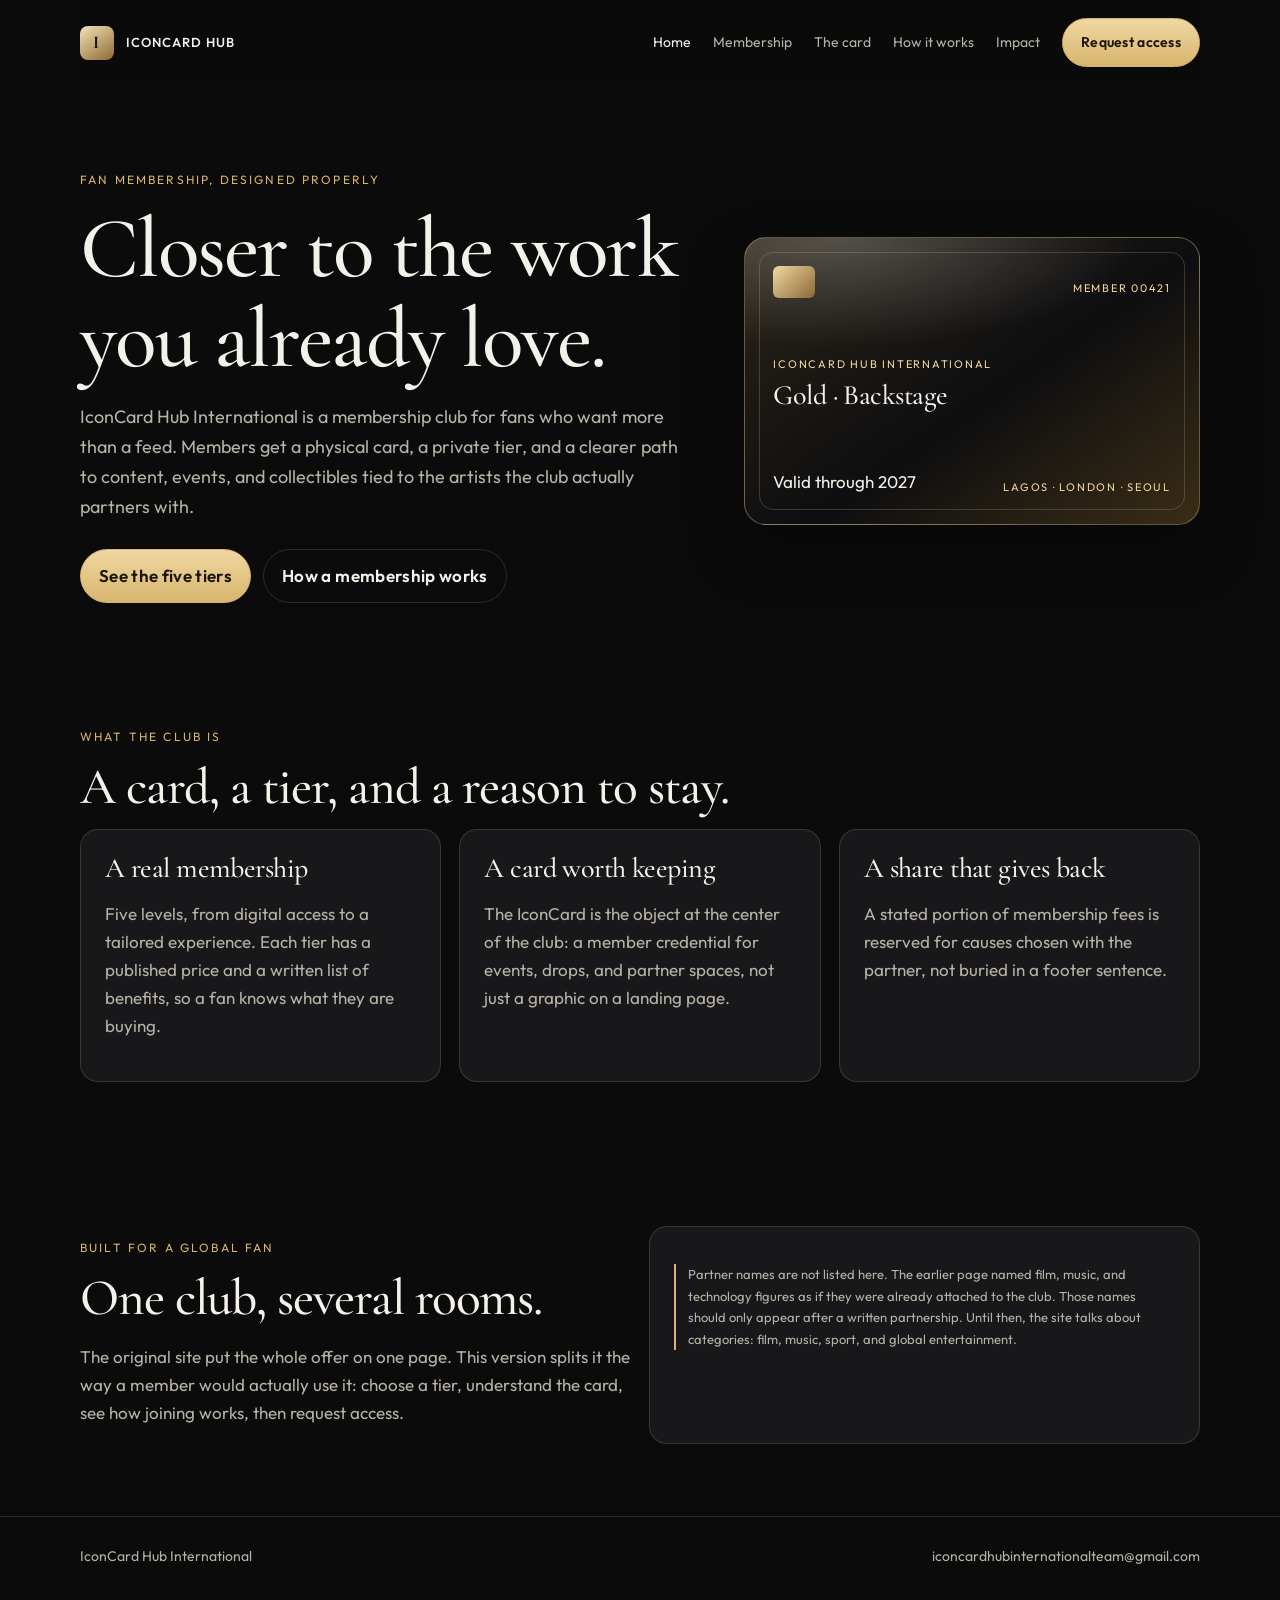
<file: index.html>
<!DOCTYPE html>
<html lang="en">
<head>
  <meta charset="UTF-8">
  <meta name="viewport" content="width=device-width, initial-scale=1.0">
  <title>IconCard Hub International</title>
  <meta name="description" content="IconCard Hub International is a membership club for fans who want closer, better-designed access to the artists and public figures they follow.">
  <link rel="preconnect" href="https://fonts.googleapis.com">
  <link href="https://fonts.googleapis.com/css2?family=Cormorant+Garamond:wght@500;600&family=Outfit:wght@360;500;600&display=swap" rel="stylesheet">
  <link rel="stylesheet" href="css/styles.css">
</head>
<body>
  <div class="wrap">
    <header class="nav">
      <a class="brand" href="index.html"><span class="mark">I</span> IconCard Hub</a>
      <button class="menu-btn" type="button" aria-label="Open menu">Menu</button>
      <nav class="links">
        <a class="active" href="index.html">Home</a>
        <a href="membership.html">Membership</a>
        <a href="card.html">The card</a>
        <a href="how-it-works.html">How it works</a>
        <a href="impact.html">Impact</a>
        <a class="btn" href="apply.html">Request access</a>
      </nav>
    </header>
    <section class="hero">
      <div>
        <p class="kicker">Fan membership, designed properly</p>
        <h1>Closer to the work you already love.</h1>
        <p class="lede">IconCard Hub International is a membership club for fans who want more than a feed. Members get a physical card, a private tier, and a clearer path to content, events, and collectibles tied to the artists the club actually partners with.</p>
        <div class="actions">
          <a class="btn" href="membership.html">See the five tiers</a>
          <a class="btn ghost" href="how-it-works.html">How a membership works</a>
        </div>
      </div>
      <div class="card-visual" aria-hidden="true">
        <div class="card-top">
          <div class="chip"></div>
          <span class="tiny">Member 00421</span>
        </div>
        <div>
          <div class="tiny">IconCard Hub International</div>
          <h3 style="margin:8px 0 0">Gold · Backstage</h3>
        </div>
        <div class="card-bottom">
          <span>Valid through 2027</span>
          <span class="tiny">Lagos · London · Seoul</span>
        </div>
      </div>
    </section>
    <section class="section">
      <p class="kicker">What the club is</p>
      <h2>A card, a tier, and a reason to stay.</h2>
      <div class="grid-3">
        <article class="panel">
          <h3>A real membership</h3>
          <p class="muted">Five levels, from digital access to a tailored experience. Each tier has a published price and a written list of benefits, so a fan knows what they are buying.</p>
        </article>
        <article class="panel">
          <h3>A card worth keeping</h3>
          <p class="muted">The IconCard is the object at the center of the club: a member credential for events, drops, and partner spaces, not just a graphic on a landing page.</p>
        </article>
        <article class="panel">
          <h3>A share that gives back</h3>
          <p class="muted">A stated portion of membership fees is reserved for causes chosen with the partner, not buried in a footer sentence.</p>
        </article>
      </div>
    </section>
    <section class="section">
      <div class="grid-2">
        <div>
          <p class="kicker">Built for a global fan</p>
          <h2>One club, several rooms.</h2>
          <p class="muted">The original site put the whole offer on one page. This version splits it the way a member would actually use it: choose a tier, understand the card, see how joining works, then request access.</p>
        </div>
        <div class="panel">
          <p class="note">Partner names are not listed here. The earlier page named film, music, and technology figures as if they were already attached to the club. Those names should only appear after a written partnership. Until then, the site talks about categories: film, music, sport, and global entertainment.</p>
        </div>
      </div>
    </section>
  </div>
  <footer>
    <div class="wrap footer-row">
      <span>IconCard Hub International</span>
      <span>iconcardhubinternationalteam@gmail.com</span>
    </div>
  </footer>
  <script src="js/main.js"></script>
</body>
</html>
</file>
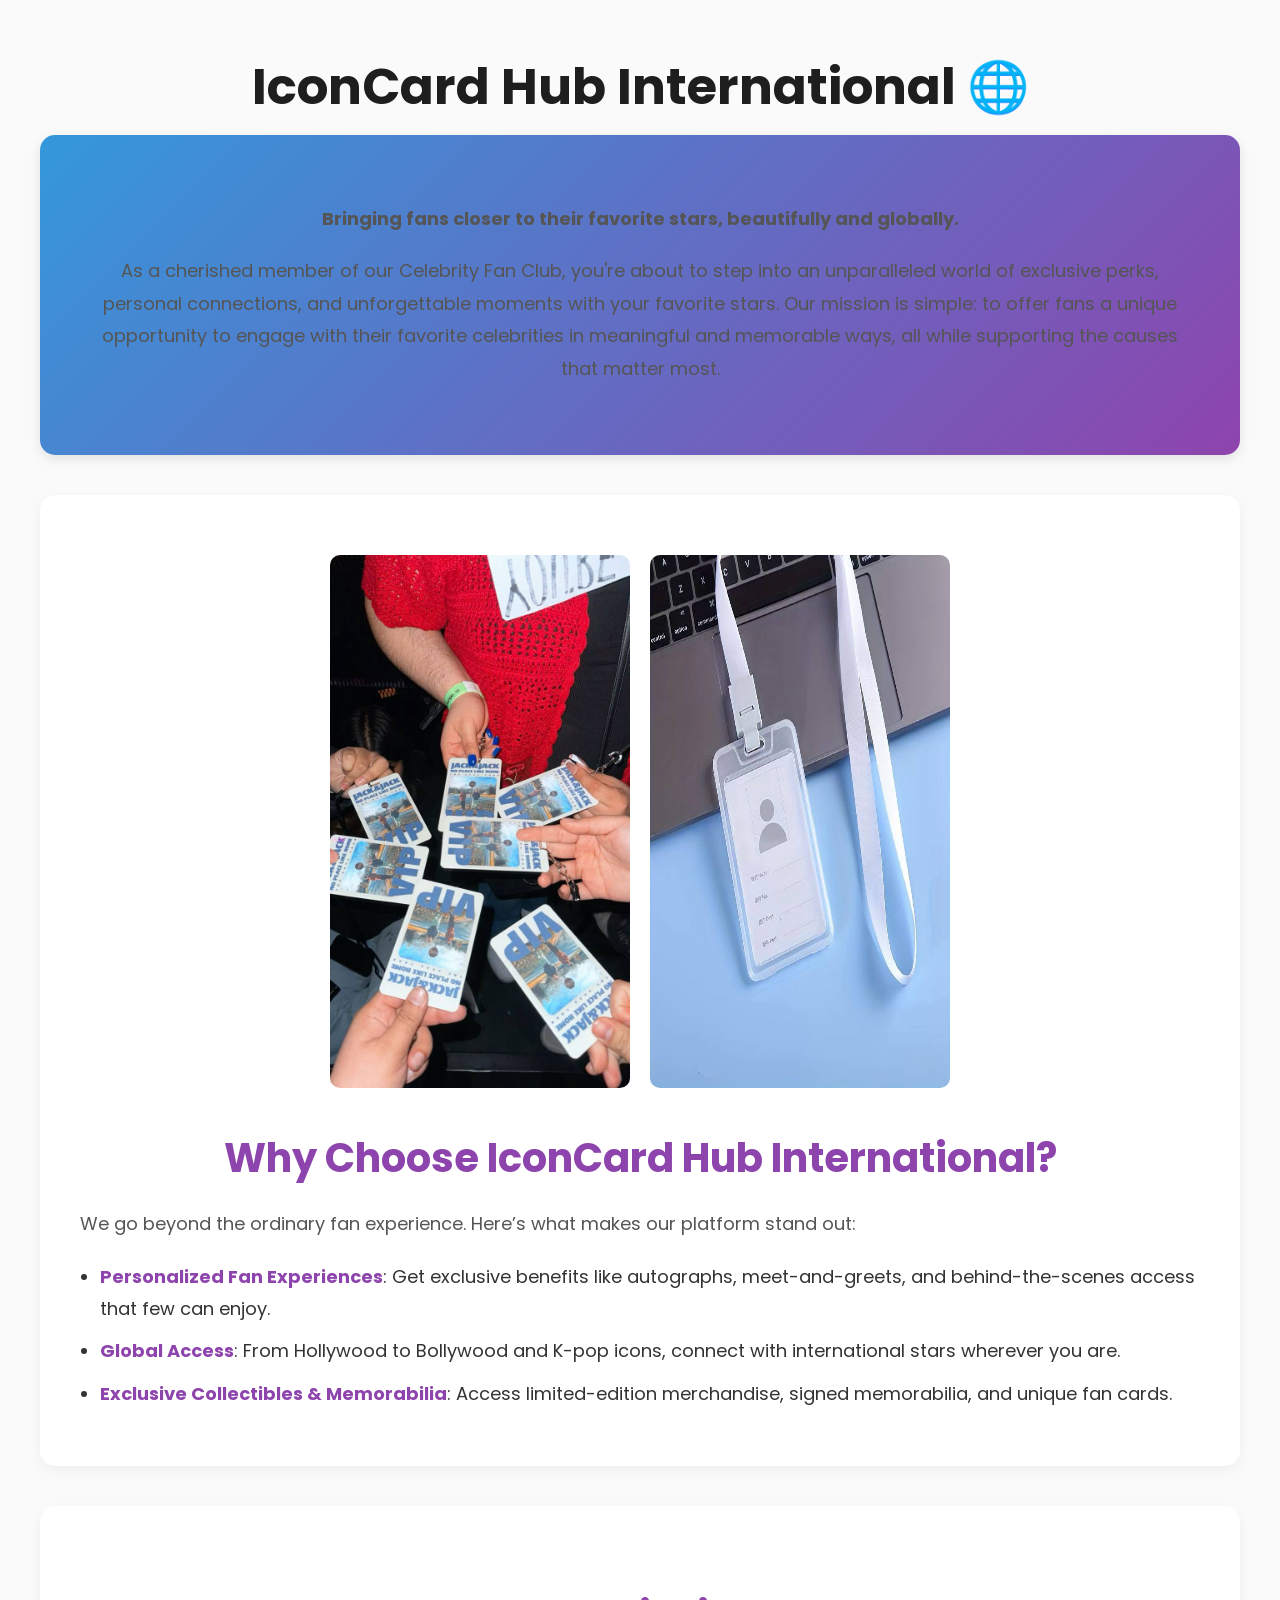
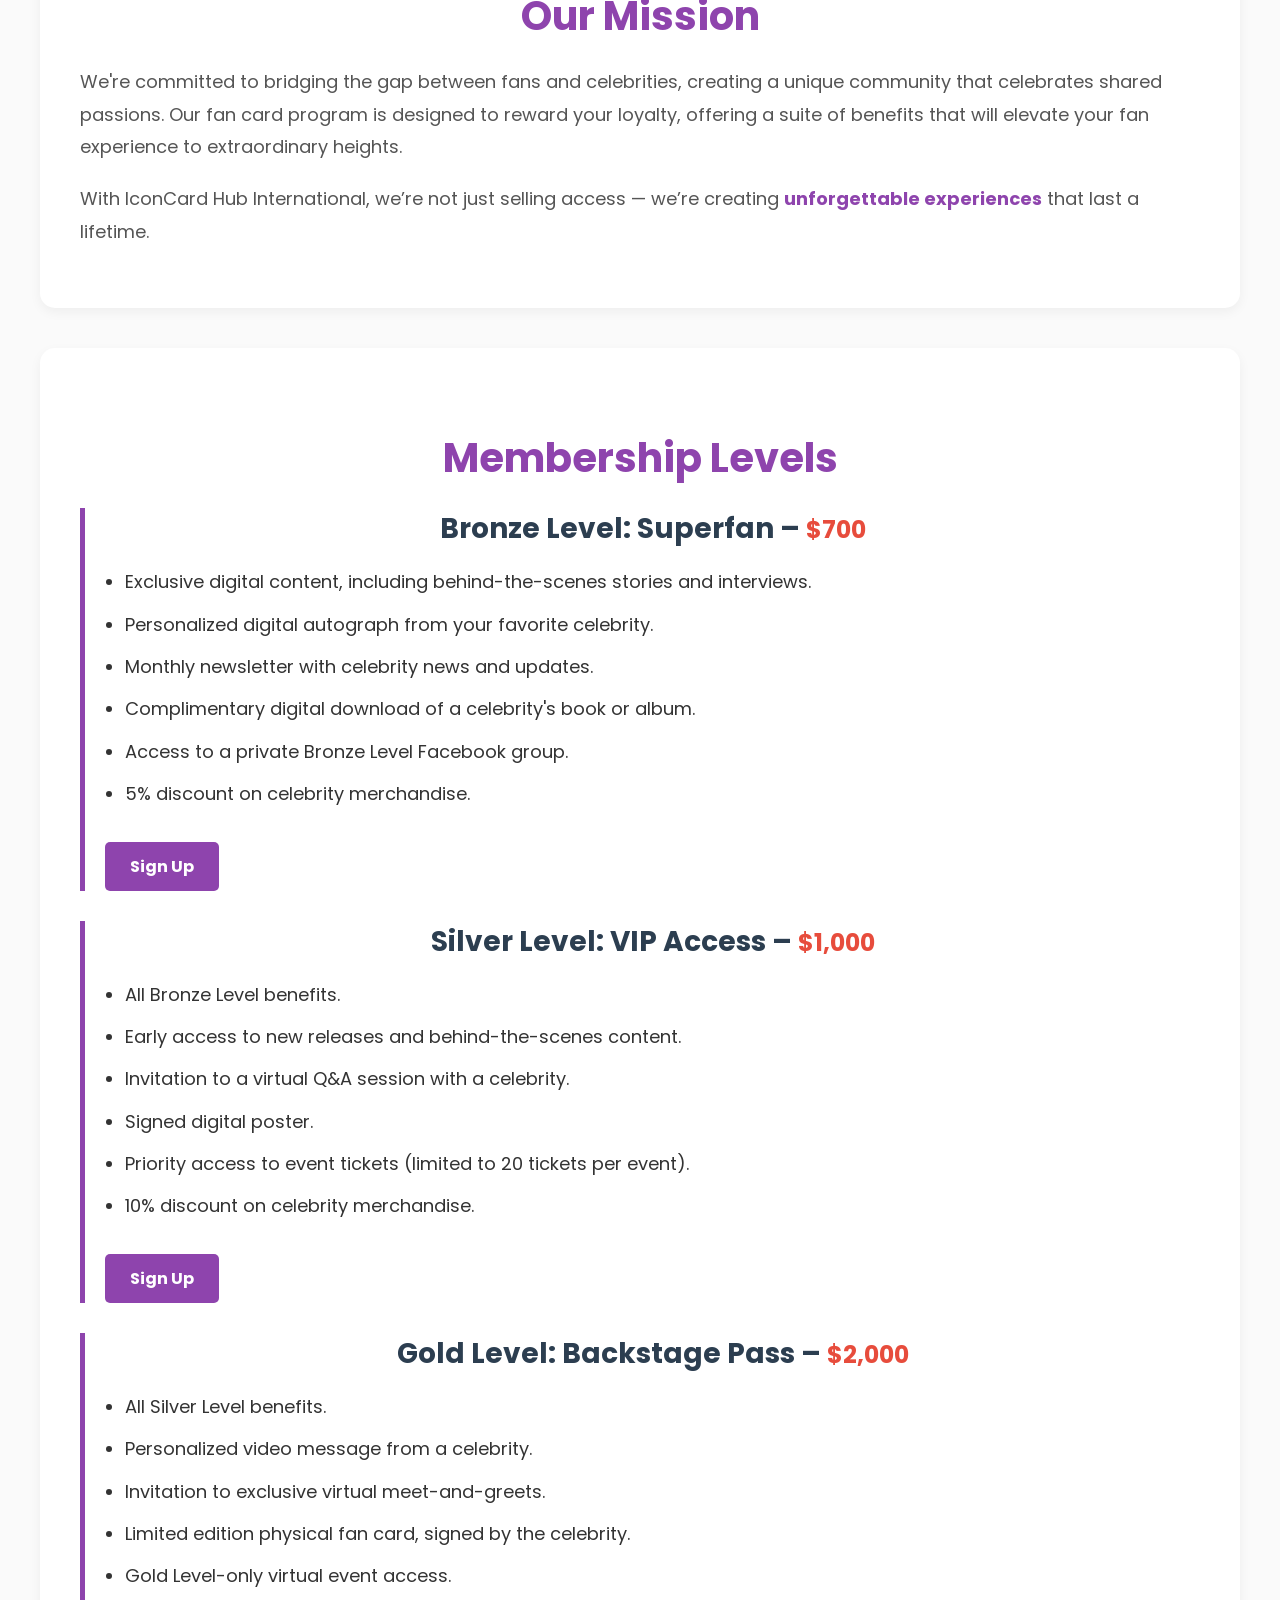
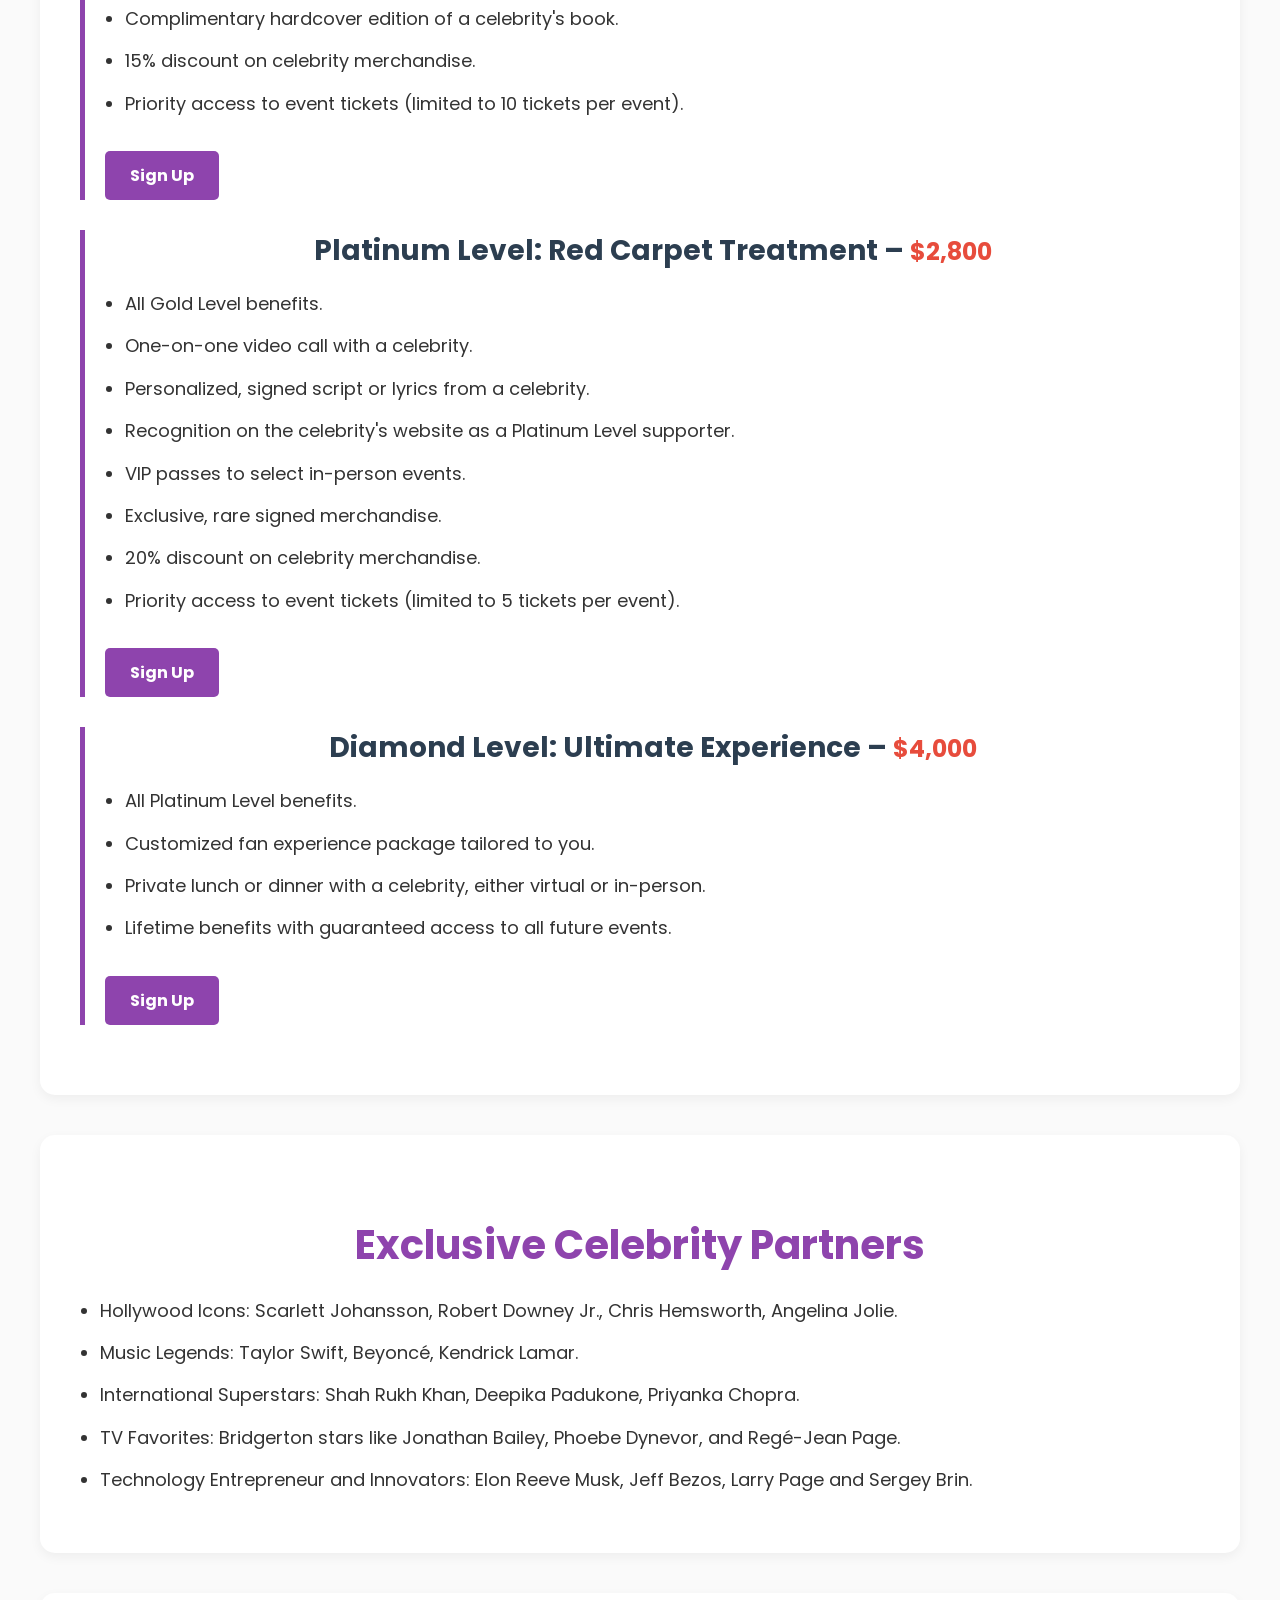
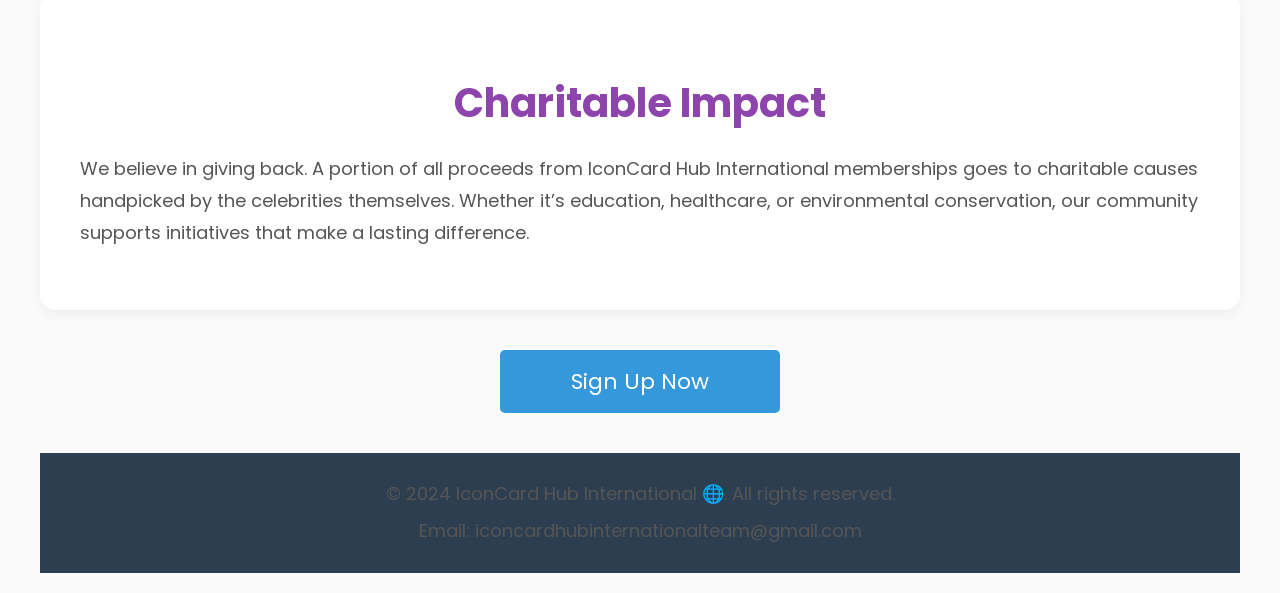
<file: Index.html>
<!DOCTYPE html>
<html lang="en">
<head>
    <meta charset="UTF-8">
    <meta name="viewport" content="width=device-width, initial-scale=1.0">
    <title>IconCard Hub International 🌐</title>
    <link href="https://fonts.googleapis.com/css2?family=Poppins:wght@400;600;700&display=swap" rel="stylesheet">
    <style>
        body {
            font-family: 'Poppins', sans-serif;
            background-color: #fafafa;
            color: #333;
            margin: 0;
            padding: 0;
        }

        h1, h2, h3 {
            font-family: 'Poppins', sans-serif;
            color: #1e1e1e;
            text-align: center;
            margin-bottom: 10px;
        }

        h1 {
            font-size: 50px;
            margin-top: 30px;
        }

        h2 {
            font-size: 40px;
            margin: 40px 0 20px;
        }

        h3 {
            font-size: 30px;
            margin-top: 20px;
        }

        p {
            font-size: 18px;
            line-height: 1.8;
            margin-bottom: 20px;
            color: #555;
        }

        .container {
            max-width: 1200px;
            margin: 0 auto;
            padding: 20px;
        }

        .intro {
            background: linear-gradient(135deg, #3498db, #8e44ad);
            padding: 50px;
            color: white;
            border-radius: 15px;
            box-shadow: 0 4px 12px rgba(0, 0, 0, 0.1);
            text-align: center;
            margin-bottom: 40px;
        }

        .section {
            background-color: white;
            padding: 40px;
            margin-bottom: 40px;
            border-radius: 15px;
            box-shadow: 0 4px 12px rgba(0, 0, 0, 0.05);
        }

        .section h2 {
            color: #8e44ad;
        }

        .highlight {
            color: #8e44ad;
            font-weight: 700;
        }

        ul {
            padding-left: 20px;
        }

        ul li {
            margin: 10px 0;
            font-size: 18px;
            line-height: 1.8;
            color: #333;
        }

        .membership-level {
            border-left: 5px solid #8e44ad;
            padding-left: 20px;
            margin-bottom: 30px;
        }

        .membership-level h3 {
            font-size: 28px;
            color: #2c3e50;
        }

        .price {
            font-size: 24px;
            color: #e74c3c;
            margin-bottom: 10px;
        }

        .signup-button {
            background-color: #8e44ad;
            color: white;
            padding: 12px 25px;
            text-decoration: none;
            border-radius: 5px;
            display: inline-block;
            transition: background-color 0.3s ease;
            font-weight: bold;
            margin-top: 15px;
        }

        .signup-button:hover {
            background-color: #6c3483;
        }

        footer {
            text-align: center;
            padding: 20px;
            background-color: #2c3e50;
            color: white;
            margin-top: 40px;
        }

        footer p {
            margin: 5px 0;
        }

        .cta-button {
            display: block;
            background-color: #3498db;
            color: white;
            text-align: center;
            padding: 15px;
            text-decoration: none;
            font-size: 22px;
            border-radius: 5px;
            margin: 40px auto;
            width: 250px;
        }

        .cta-button:hover {
            background-color: #2980b9;
        }

        @media (max-width: 768px) {
            h1 {
                font-size: 36px;
            }

            h2 {
                font-size: 30px;
            }

            h3 {
                font-size: 26px;
            }

            p {
                font-size: 16px;
            }

            ul li {
                font-size: 16px;
            }
        }
    </style>
</head>
<body>

    <div class="container">
        <h1>IconCard Hub International 🌐</h1>
        
        <div class="intro">
            <p><strong>Bringing fans closer to their favorite stars, beautifully and globally.</strong></p>
            <p>As a cherished member of our Celebrity Fan Club, you're about to step into an unparalleled world of exclusive perks, personal connections, and unforgettable moments with your favorite stars. Our mission is simple: to offer fans a unique opportunity to engage with their favorite celebrities in meaningful and memorable ways, all while supporting the causes that matter most.</p>
        </div>

        <div class="section">
            <style>
        .image-section {
            display: flex;
            justify-content: center;
            margin: 20px 0;
        }
        .image-section .image {
            width: 300px;  /* Adjust this size to your preference */
            margin: 0 10px; /* Adds space between the two images */
            border-radius: 10px; /* Optional: Makes the images have rounded corners */
        }
    </style>
</head>
<body>

    <!-- Image Section -->
    <div class="image-section">
        <img src="images/image1.jpg" alt="First Image Description" class="image">
        <img src="images/image2.jpg" alt="Second Image Description" class="image">
    </div>

            <h2>Why Choose IconCard Hub International?</h2>
            <p>We go beyond the ordinary fan experience. Here’s what makes our platform stand out:</p>
            <ul>
                <li><span class="highlight">Personalized Fan Experiences</span>: Get exclusive benefits like autographs, meet-and-greets, and behind-the-scenes access that few can enjoy.</li>
                <li><span class="highlight">Global Access</span>: From Hollywood to Bollywood and K-pop icons, connect with international stars wherever you are.</li>
                <li><span class="highlight">Exclusive Collectibles & Memorabilia</span>: Access limited-edition merchandise, signed memorabilia, and unique fan cards.</li>
            </ul>
        </div>

        <div class="section">
            <h2>Our Mission</h2>
            <p>We're committed to bridging the gap between fans and celebrities, creating a unique community that celebrates shared passions. Our fan card program is designed to reward your loyalty, offering a suite of benefits that will elevate your fan experience to extraordinary heights.</p>
            <p>With IconCard Hub International, we’re not just selling access — we’re creating <span class="highlight">unforgettable experiences</span> that last a lifetime.</p>
        </div>

        <div class="section">
            <h2>Membership Levels</h2>

            <div class="membership-level">
                <h3>Bronze Level: Superfan – <span class="price">$700</span></h3>
                <ul>
                    <li>Exclusive digital content, including behind-the-scenes stories and interviews.</li>
                    <li>Personalized digital autograph from your favorite celebrity.</li>
                    <li>Monthly newsletter with celebrity news and updates.</li>
                    <li>Complimentary digital download of a celebrity's book or album.</li>
                    <li>Access to a private Bronze Level Facebook group.</li>
                    <li>5% discount on celebrity merchandise.</li>
                </ul>
                <a href="bronze.html" class="signup-button">Sign Up</a>
            </div>

            <div class="membership-level">
                <h3>Silver Level: VIP Access – <span class="price">$1,000</span></h3>
                <ul>
                    <li>All Bronze Level benefits.</li>
                    <li>Early access to new releases and behind-the-scenes content.</li>
                    <li>Invitation to a virtual Q&A session with a celebrity.</li>
                    <li>Signed digital poster.</li>
                    <li>Priority access to event tickets (limited to 20 tickets per event).</li>
                    <li>10% discount on celebrity merchandise.</li>
                </ul>
                <a href="silver.html" class="signup-button">Sign Up</a>
            </div>

            <div class="membership-level">
                <h3>Gold Level: Backstage Pass – <span class="price">$2,000</span></h3>
                <ul>
                    <li>All Silver Level benefits.</li>
                    <li>Personalized video message from a celebrity.</li>
                    <li>Invitation to exclusive virtual meet-and-greets.</li>
                    <li>Limited edition physical fan card, signed by the celebrity.</li>
                    <li>Gold Level-only virtual event access.</li>
                    <li>Complimentary hardcover edition of a celebrity's book.</li>
                    <li>15% discount on celebrity merchandise.</li>
                    <li>Priority access to event tickets (limited to 10 tickets per event).</li>
                </ul>
                <a href="gold.html" class="signup-button">Sign Up</a>
            </div>

            <div class="membership-level">
                <h3>Platinum Level: Red Carpet Treatment – <span class="price">$2,800</span></h3>
                <ul>
                    <li>All Gold Level benefits.</li>
                    <li>One-on-one video call with a celebrity.</li>
                    <li>Personalized, signed script or lyrics from a celebrity.</li>
                    <li>Recognition on the celebrity's website as a Platinum Level supporter.</li>
                    <li>VIP passes to select in-person events.</li>
                    <li>Exclusive, rare signed merchandise.</li>
                    <li>20% discount on celebrity merchandise.</li>
                    <li>Priority access to event tickets (limited to 5 tickets per event).</li>
                </ul>
                <a href="platinum.html" class="signup-button">Sign Up</a>
            </div>

            <div class="membership-level">
                <h3>Diamond Level: Ultimate Experience – <span class="price">$4,000</span></h3>
                <ul>
                    <li>All Platinum Level benefits.</li>
                    <li>Customized fan experience package tailored to you.</li>
                    <li>Private lunch or dinner with a celebrity, either virtual or in-person.</li>
                    <li>Lifetime benefits with guaranteed access to all future events.</li>
                </ul>
                <a href="diamond.html" class="signup-button">Sign Up</a>
            </div>
        </div>

        <div class="section">
            <h2>Exclusive Celebrity Partners</h2>
            <ul>
                <li>Hollywood Icons: Scarlett Johansson, Robert Downey Jr., Chris Hemsworth, Angelina Jolie.</li>
                <li>Music Legends: Taylor Swift, Beyoncé, Kendrick Lamar.</li>
                <li>International Superstars: Shah Rukh Khan, Deepika Padukone, Priyanka Chopra.</li>
                <li>TV Favorites: Bridgerton stars like Jonathan Bailey, Phoebe Dynevor, and Regé-Jean Page.</li>
                <li>Technology Entrepreneur and Innovators: Elon Reeve Musk, Jeff Bezos, Larry Page and Sergey Brin.</li>
            </ul>
        </div>

        <div class="section">
            <h2>Charitable Impact</h2>
            <p>We believe in giving back. A portion of all proceeds from IconCard Hub International memberships goes to charitable causes handpicked by the celebrities themselves. Whether it’s education, healthcare, or environmental conservation, our community supports initiatives that make a lasting difference.</p>
        </div>

        <a href="signup.html" class="cta-button">Sign Up Now</a>

        <footer>
            <p>© 2024 IconCard Hub International 🌐. All rights reserved.</p>
            <p>Email: iconcardhubinternationalteam@gmail.com</p>
        </footer>
    </div>

</body>
</html>
</file>
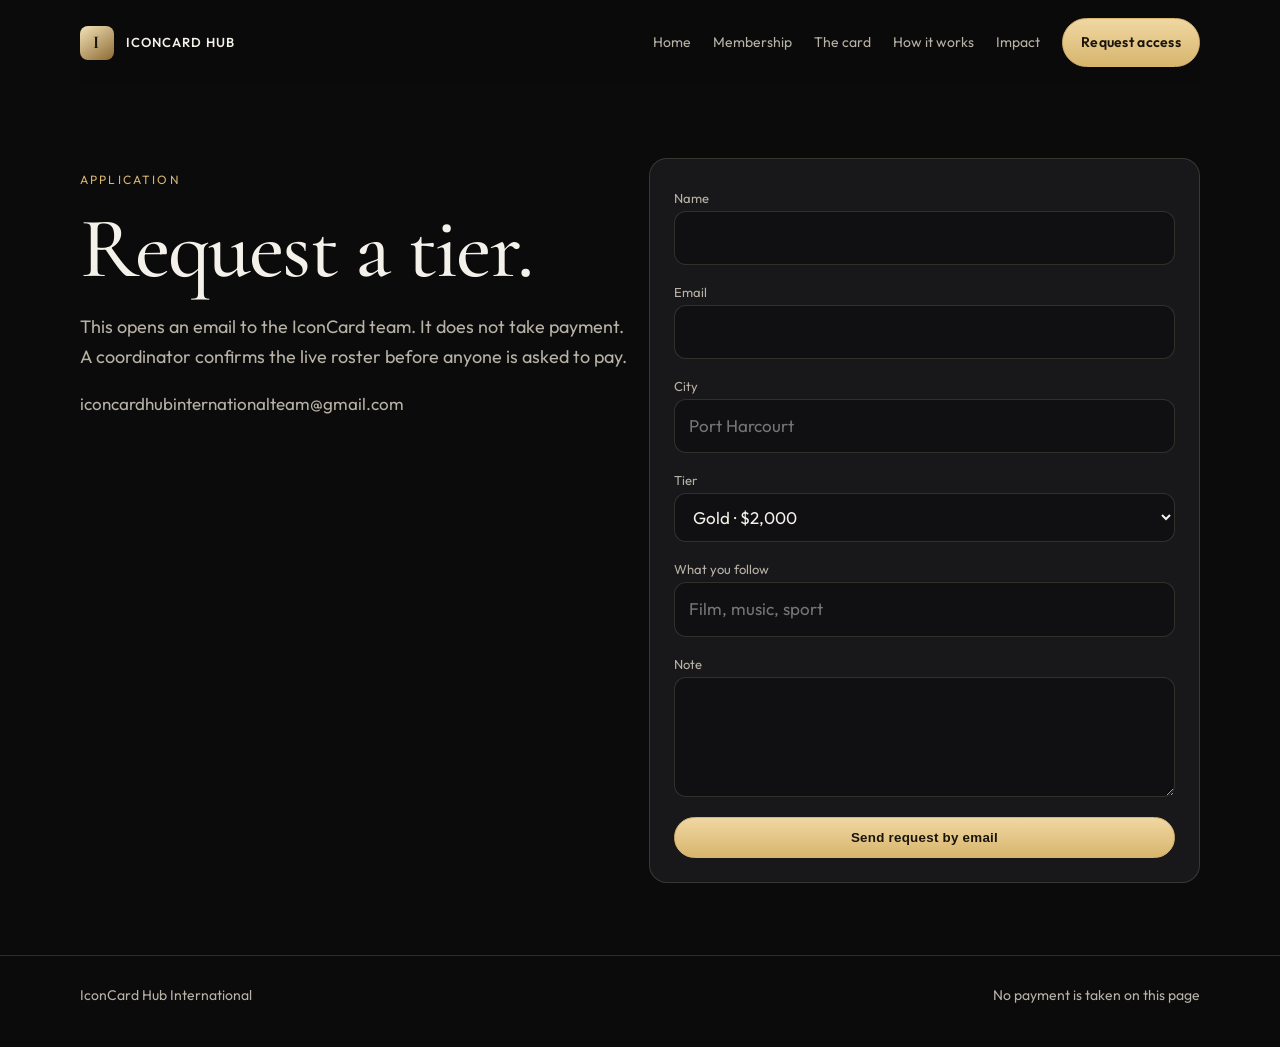
<file: apply.html>
<!DOCTYPE html>
<html lang="en">
<head>
  <meta charset="UTF-8">
  <meta name="viewport" content="width=device-width, initial-scale=1.0">
  <title>Request access · IconCard Hub</title>
  <link href="https://fonts.googleapis.com/css2?family=Cormorant+Garamond:wght@500;600&family=Outfit:wght@360;500;600&display=swap" rel="stylesheet">
  <link rel="stylesheet" href="css/styles.css">
</head>
<body>
  <div class="wrap">
    <header class="nav">
      <a class="brand" href="index.html"><span class="mark">I</span> IconCard Hub</a>
      <button class="menu-btn" type="button" aria-label="Open menu">Menu</button>
      <nav class="links">
        <a href="index.html">Home</a>
        <a href="membership.html">Membership</a>
        <a href="card.html">The card</a>
        <a href="how-it-works.html">How it works</a>
        <a href="impact.html">Impact</a>
        <a class="btn" href="apply.html">Request access</a>
      </nav>
    </header>
    <section class="section">
      <div class="grid-2">
        <div>
          <p class="kicker">Application</p>
          <h1>Request a tier.</h1>
          <p class="lede">This opens an email to the IconCard team. It does not take payment. A coordinator confirms the live roster before anyone is asked to pay.</p>
          <p class="muted">iconcardhubinternationalteam@gmail.com</p>
        </div>
        <form id="apply" class="panel">
          <div><label for="name">Name</label><input id="name" name="name" required></div>
          <div><label for="email">Email</label><input id="email" name="email" type="email" required></div>
          <div><label for="city">City</label><input id="city" name="city" placeholder="Port Harcourt"></div>
          <div>
            <label for="tier">Tier</label>
            <select id="tier" name="tier">
              <option value="bronze">Bronze · $700</option>
              <option value="silver">Silver · $1,000</option>
              <option value="gold" selected>Gold · $2,000</option>
              <option value="platinum">Platinum · $2,800</option>
              <option value="diamond">Diamond · $4,000</option>
            </select>
          </div>
          <div><label for="focus">What you follow</label><input id="focus" name="focus" placeholder="Film, music, sport"></div>
          <div><label for="note">Note</label><textarea id="note" name="note"></textarea></div>
          <button class="btn" type="submit">Send request by email</button>
        </form>
      </div>
    </section>
  </div>
  <footer><div class="wrap footer-row"><span>IconCard Hub International</span><span>No payment is taken on this page</span></div></footer>
  <script src="js/main.js"></script>
  <script>
    const params = new URLSearchParams(location.search);
    if (params.get("tier")) document.getElementById("tier").value = params.get("tier");
    document.getElementById("apply").addEventListener("submit", (e) => {
      e.preventDefault();
      const data = new FormData(e.target);
      const body = ["Name: " + data.get("name"), "Email: " + data.get("email"), "City: " + data.get("city"), "Tier: " + data.get("tier"), "Focus: " + data.get("focus"), "", data.get("note")].join("\n");
      location.href = "mailto:iconcardhubinternationalteam@gmail.com?subject=" + encodeURIComponent("IconCard request: " + data.get("tier")) + "&body=" + encodeURIComponent(body);
    });
  </script>
</body>
</html>
</file>
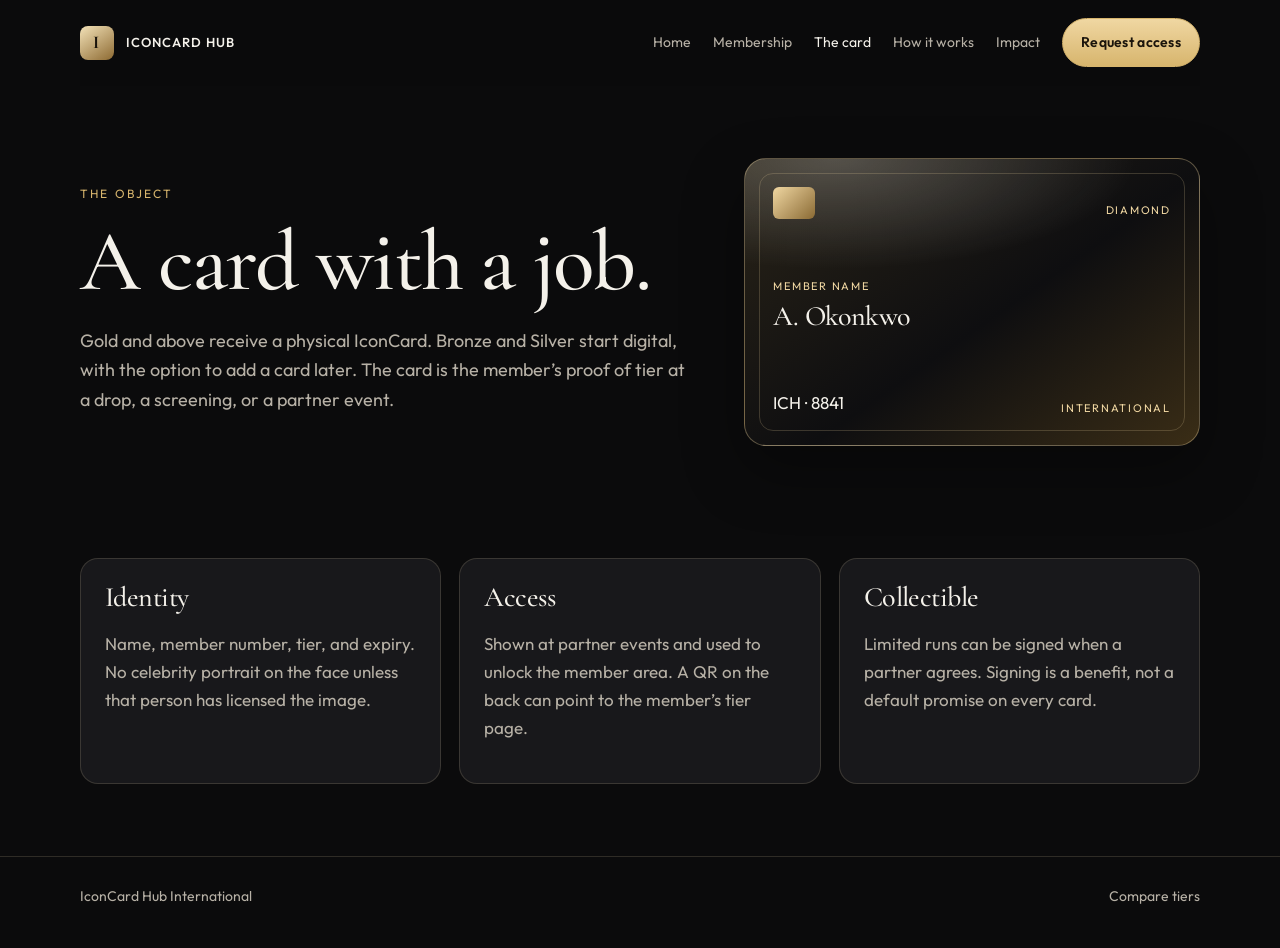
<file: card.html>
<!DOCTYPE html>
<html lang="en">
<head>
  <meta charset="UTF-8">
  <meta name="viewport" content="width=device-width, initial-scale=1.0">
  <title>The card · IconCard Hub</title>
  <link href="https://fonts.googleapis.com/css2?family=Cormorant+Garamond:wght@500;600&family=Outfit:wght@360;500;600&display=swap" rel="stylesheet">
  <link rel="stylesheet" href="css/styles.css">
</head>
<body>
  <div class="wrap">
    <header class="nav">
      <a class="brand" href="index.html"><span class="mark">I</span> IconCard Hub</a>
      <button class="menu-btn" type="button" aria-label="Open menu">Menu</button>
      <nav class="links">
        <a href="index.html">Home</a>
        <a href="membership.html">Membership</a>
        <a class="active" href="card.html">The card</a>
        <a href="how-it-works.html">How it works</a>
        <a href="impact.html">Impact</a>
        <a class="btn" href="apply.html">Request access</a>
      </nav>
    </header>
    <section class="hero">
      <div>
        <p class="kicker">The object</p>
        <h1>A card with a job.</h1>
        <p class="lede">Gold and above receive a physical IconCard. Bronze and Silver start digital, with the option to add a card later. The card is the member’s proof of tier at a drop, a screening, or a partner event.</p>
      </div>
      <div class="card-visual">
        <div class="card-top"><div class="chip"></div><span class="tiny">Diamond</span></div>
        <div><div class="tiny">Member name</div><h3 style="margin:6px 0 0">A. Okonkwo</h3></div>
        <div class="card-bottom"><span>ICH · 8841</span><span class="tiny">International</span></div>
      </div>
    </section>
    <section class="section">
      <div class="grid-3">
        <article class="panel"><h3>Identity</h3><p class="muted">Name, member number, tier, and expiry. No celebrity portrait on the face unless that person has licensed the image.</p></article>
        <article class="panel"><h3>Access</h3><p class="muted">Shown at partner events and used to unlock the member area. A QR on the back can point to the member’s tier page.</p></article>
        <article class="panel"><h3>Collectible</h3><p class="muted">Limited runs can be signed when a partner agrees. Signing is a benefit, not a default promise on every card.</p></article>
      </div>
    </section>
  </div>
  <footer><div class="wrap footer-row"><span>IconCard Hub International</span><a href="membership.html">Compare tiers</a></div></footer>
  <script src="js/main.js"></script>
</body>
</html>
</file>
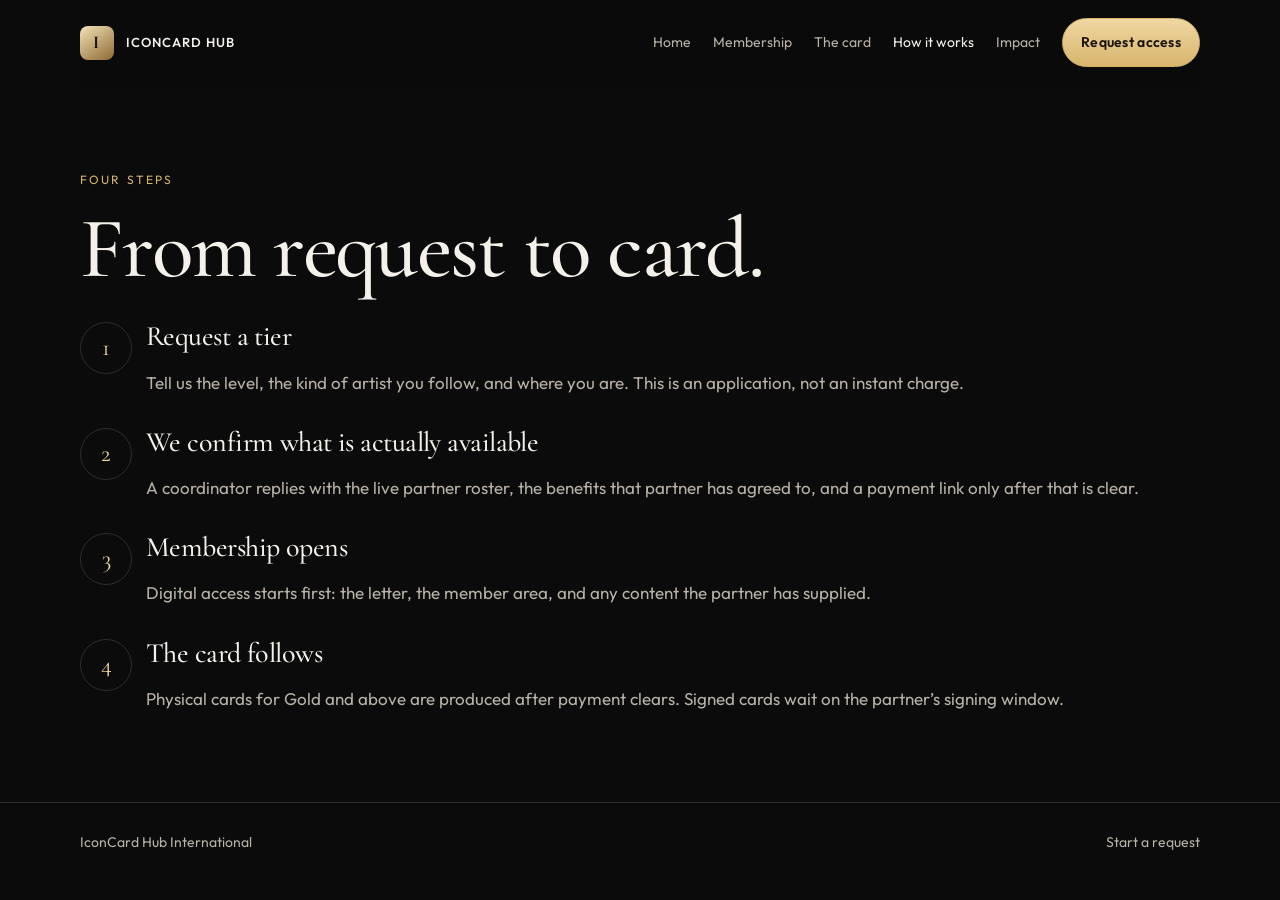
<file: how-it-works.html>
<!DOCTYPE html>
<html lang="en">
<head>
  <meta charset="UTF-8">
  <meta name="viewport" content="width=device-width, initial-scale=1.0">
  <title>How it works · IconCard Hub</title>
  <link href="https://fonts.googleapis.com/css2?family=Cormorant+Garamond:wght@500;600&family=Outfit:wght@360;500;600&display=swap" rel="stylesheet">
  <link rel="stylesheet" href="css/styles.css">
</head>
<body>
  <div class="wrap">
    <header class="nav">
      <a class="brand" href="index.html"><span class="mark">I</span> IconCard Hub</a>
      <button class="menu-btn" type="button" aria-label="Open menu">Menu</button>
      <nav class="links">
        <a href="index.html">Home</a>
        <a href="membership.html">Membership</a>
        <a href="card.html">The card</a>
        <a class="active" href="how-it-works.html">How it works</a>
        <a href="impact.html">Impact</a>
        <a class="btn" href="apply.html">Request access</a>
      </nav>
    </header>
    <section class="section">
      <p class="kicker">Four steps</p>
      <h1>From request to card.</h1>
      <div class="steps" style="margin-top:28px">
        <div class="step"><div class="num">1</div><div><h3>Request a tier</h3><p class="muted">Tell us the level, the kind of artist you follow, and where you are. This is an application, not an instant charge.</p></div></div>
        <div class="step"><div class="num">2</div><div><h3>We confirm what is actually available</h3><p class="muted">A coordinator replies with the live partner roster, the benefits that partner has agreed to, and a payment link only after that is clear.</p></div></div>
        <div class="step"><div class="num">3</div><div><h3>Membership opens</h3><p class="muted">Digital access starts first: the letter, the member area, and any content the partner has supplied.</p></div></div>
        <div class="step"><div class="num">4</div><div><h3>The card follows</h3><p class="muted">Physical cards for Gold and above are produced after payment clears. Signed cards wait on the partner’s signing window.</p></div></div>
      </div>
    </section>
  </div>
  <footer><div class="wrap footer-row"><span>IconCard Hub International</span><a href="apply.html">Start a request</a></div></footer>
  <script src="js/main.js"></script>
</body>
</html>
</file>
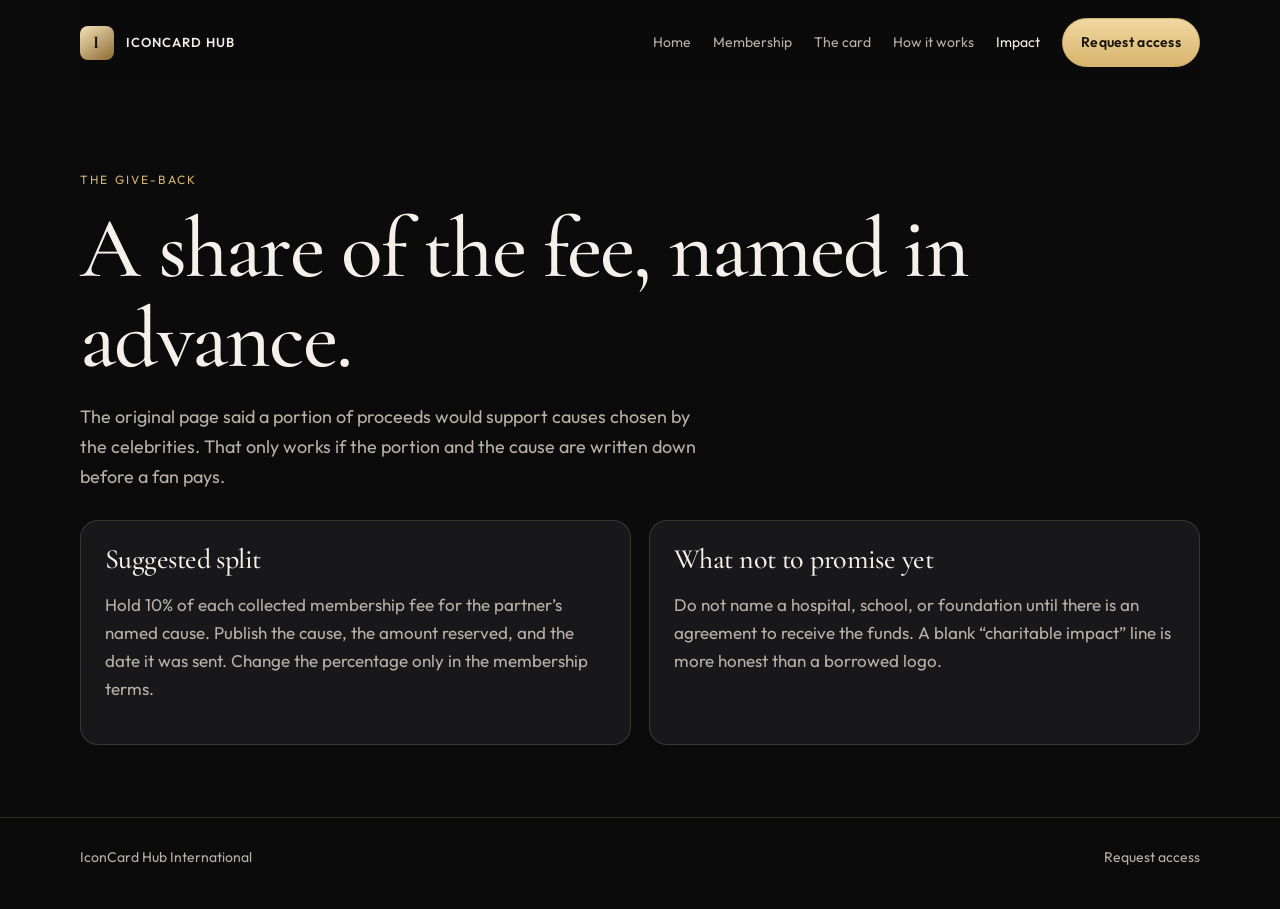
<file: impact.html>
<!DOCTYPE html>
<html lang="en">
<head>
  <meta charset="UTF-8">
  <meta name="viewport" content="width=device-width, initial-scale=1.0">
  <title>Impact · IconCard Hub</title>
  <link href="https://fonts.googleapis.com/css2?family=Cormorant+Garamond:wght@500;600&family=Outfit:wght@360;500;600&display=swap" rel="stylesheet">
  <link rel="stylesheet" href="css/styles.css">
</head>
<body>
  <div class="wrap">
    <header class="nav">
      <a class="brand" href="index.html"><span class="mark">I</span> IconCard Hub</a>
      <button class="menu-btn" type="button" aria-label="Open menu">Menu</button>
      <nav class="links">
        <a href="index.html">Home</a>
        <a href="membership.html">Membership</a>
        <a href="card.html">The card</a>
        <a href="how-it-works.html">How it works</a>
        <a class="active" href="impact.html">Impact</a>
        <a class="btn" href="apply.html">Request access</a>
      </nav>
    </header>
    <section class="section">
      <p class="kicker">The give-back</p>
      <h1>A share of the fee, named in advance.</h1>
      <p class="lede">The original page said a portion of proceeds would support causes chosen by the celebrities. That only works if the portion and the cause are written down before a fan pays.</p>
      <div class="grid-2" style="margin-top:28px">
        <article class="panel">
          <h3>Suggested split</h3>
          <p class="muted">Hold 10% of each collected membership fee for the partner’s named cause. Publish the cause, the amount reserved, and the date it was sent. Change the percentage only in the membership terms.</p>
        </article>
        <article class="panel">
          <h3>What not to promise yet</h3>
          <p class="muted">Do not name a hospital, school, or foundation until there is an agreement to receive the funds. A blank “charitable impact” line is more honest than a borrowed logo.</p>
        </article>
      </div>
    </section>
  </div>
  <footer><div class="wrap footer-row"><span>IconCard Hub International</span><a href="apply.html">Request access</a></div></footer>
  <script src="js/main.js"></script>
</body>
</html>
</file>
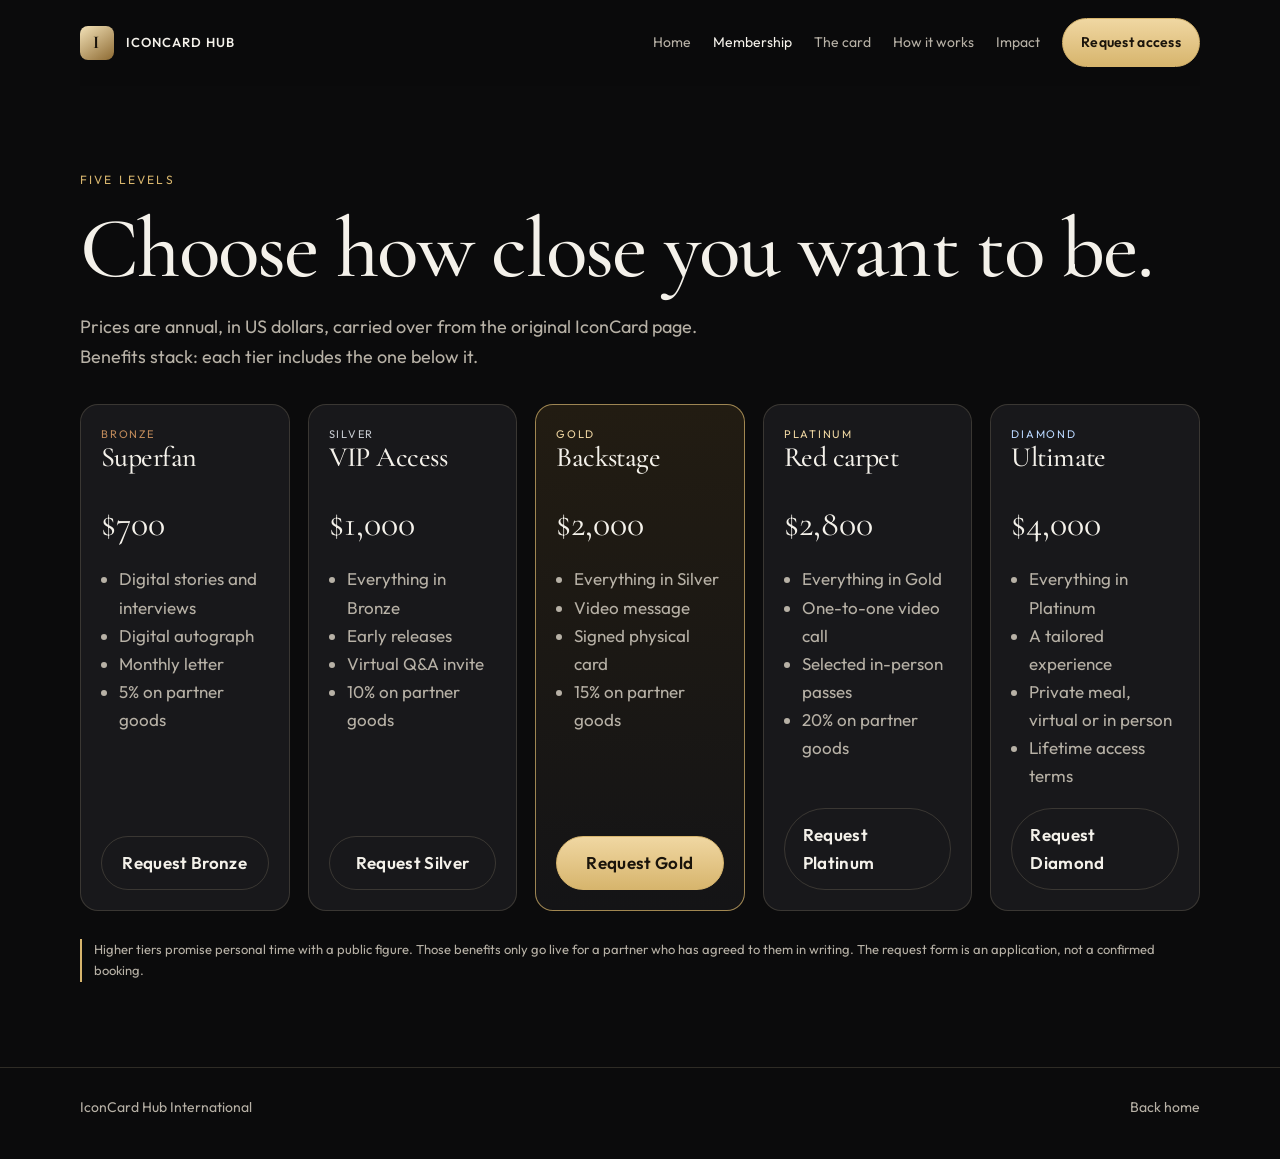
<file: membership.html>
<!DOCTYPE html>
<html lang="en">
<head>
  <meta charset="UTF-8">
  <meta name="viewport" content="width=device-width, initial-scale=1.0">
  <title>Membership · IconCard Hub</title>
  <link href="https://fonts.googleapis.com/css2?family=Cormorant+Garamond:wght@500;600&family=Outfit:wght@360;500;600&display=swap" rel="stylesheet">
  <link rel="stylesheet" href="css/styles.css">
</head>
<body>
  <div class="wrap">
    <header class="nav">
      <a class="brand" href="index.html"><span class="mark">I</span> IconCard Hub</a>
      <button class="menu-btn" type="button" aria-label="Open menu">Menu</button>
      <nav class="links">
        <a href="index.html">Home</a>
        <a class="active" href="membership.html">Membership</a>
        <a href="card.html">The card</a>
        <a href="how-it-works.html">How it works</a>
        <a href="impact.html">Impact</a>
        <a class="btn" href="apply.html">Request access</a>
      </nav>
    </header>
    <section class="section">
      <p class="kicker">Five levels</p>
      <h1>Choose how close you want to be.</h1>
      <p class="lede">Prices are annual, in US dollars, carried over from the original IconCard page. Benefits stack: each tier includes the one below it.</p>
      <div class="tiers" style="margin-top:32px">
        <article class="tier">
          <span class="tiny" style="color:#c08a5a">Bronze</span>
          <h3>Superfan</h3>
          <div class="price">$700</div>
          <ul>
            <li>Digital stories and interviews</li>
            <li>Digital autograph</li>
            <li>Monthly letter</li>
            <li>5% on partner goods</li>
          </ul>
          <a class="btn ghost" href="apply.html?tier=bronze">Request Bronze</a>
        </article>
        <article class="tier">
          <span class="tiny" style="color:#c9cdd3">Silver</span>
          <h3>VIP Access</h3>
          <div class="price">$1,000</div>
          <ul>
            <li>Everything in Bronze</li>
            <li>Early releases</li>
            <li>Virtual Q&amp;A invite</li>
            <li>10% on partner goods</li>
          </ul>
          <a class="btn ghost" href="apply.html?tier=silver">Request Silver</a>
        </article>
        <article class="tier featured">
          <span class="tiny">Gold</span>
          <h3>Backstage</h3>
          <div class="price">$2,000</div>
          <ul>
            <li>Everything in Silver</li>
            <li>Video message</li>
            <li>Signed physical card</li>
            <li>15% on partner goods</li>
          </ul>
          <a class="btn" href="apply.html?tier=gold">Request Gold</a>
        </article>
        <article class="tier">
          <span class="tiny">Platinum</span>
          <h3>Red carpet</h3>
          <div class="price">$2,800</div>
          <ul>
            <li>Everything in Gold</li>
            <li>One-to-one video call</li>
            <li>Selected in-person passes</li>
            <li>20% on partner goods</li>
          </ul>
          <a class="btn ghost" href="apply.html?tier=platinum">Request Platinum</a>
        </article>
        <article class="tier">
          <span class="tiny" style="color:#b9d7ff">Diamond</span>
          <h3>Ultimate</h3>
          <div class="price">$4,000</div>
          <ul>
            <li>Everything in Platinum</li>
            <li>A tailored experience</li>
            <li>Private meal, virtual or in person</li>
            <li>Lifetime access terms</li>
          </ul>
          <a class="btn ghost" href="apply.html?tier=diamond">Request Diamond</a>
        </article>
      </div>
      <p class="note" style="margin-top:28px">Higher tiers promise personal time with a public figure. Those benefits only go live for a partner who has agreed to them in writing. The request form is an application, not a confirmed booking.</p>
    </section>
  </div>
  <footer><div class="wrap footer-row"><span>IconCard Hub International</span><a href="index.html">Back home</a></div></footer>
  <script src="js/main.js"></script>
</body>
</html>
</file>
<file: css/styles.css>
:root {
  --bg: #0b0b0c;
  --bg-soft: #141416;
  --bg-card: #18181b;
  --line: rgba(232, 214, 176, 0.16);
  --text: #f4f1ea;
  --muted: #b7b1a6;
  --gold: #d7b56d;
  --gold-2: #f0d7a2;
  --bronze: #c08a5a;
  --silver: #c9cdd3;
  --platinum: #e7e2d8;
  --diamond: #b9d7ff;
  --danger: #e7b3b3;
  --shadow: 0 24px 60px rgba(0, 0, 0, 0.35);
  --serif: "Cormorant Garamond", Georgia, serif;
  --sans: "Outfit", system-ui, sans-serif;
}

* { box-sizing: border-box; }
html { scroll-behavior: smooth; }
body {
  margin: 0;
  background: var(--bg);
  color: var(--text);
  font-family: var(--sans);
  font-size: 17px;
  line-height: 1.65;
}
a { color: inherit; text-decoration: none; }
img { max-width: 100%; display: block; }
.wrap { width: min(1120px, calc(100% - 40px)); margin: 0 auto; }
.nav {
  position: sticky; top: 0; z-index: 20;
  display: flex; align-items: center; justify-content: space-between;
  padding: 18px 0;
  background: rgba(11, 11, 12, 0.86);
  backdrop-filter: blur(16px);
  border-bottom: 1px solid transparent;
}
.nav.scrolled { border-bottom-color: var(--line); }
.brand { display: flex; align-items: center; gap: 12px; font-weight: 560; letter-spacing: 0.08em; text-transform: uppercase; font-size: 13px; }
.mark {
  width: 34px; height: 34px; border-radius: 8px;
  background: linear-gradient(145deg, #f3e2b8, #8d6a32);
  color: #1a140b; display: grid; place-items: center;
  font-family: var(--serif); font-weight: 700; font-size: 18px;
}
.links { display: flex; gap: 22px; align-items: center; font-size: 14px; color: var(--muted); }
.links a.active, .links a:hover { color: var(--text); }
.btn {
  display: inline-flex; align-items: center; justify-content: center;
  border: 1px solid var(--gold); color: #1a140b; background: linear-gradient(180deg, var(--gold-2), var(--gold));
  padding: 12px 18px; border-radius: 999px; font-weight: 600; letter-spacing: 0.02em;
}
.btn.ghost { background: transparent; color: var(--text); border-color: var(--line); }
.btn:hover { transform: translateY(-1px); }
.hero { padding: 72px 0 40px; display: grid; grid-template-columns: 1.15fr 0.85fr; gap: 48px; align-items: center; }
.kicker { color: var(--gold); letter-spacing: 0.18em; text-transform: uppercase; font-size: 12px; margin-bottom: 14px; }
h1, h2, h3 { font-family: var(--serif); font-weight: 500; letter-spacing: -0.02em; line-height: 1.05; margin: 0 0 14px; }
h1 { font-size: clamp(48px, 7vw, 86px); }
h2 { font-size: clamp(34px, 4vw, 54px); }
h3 { font-size: 28px; }
.lede { color: var(--muted); font-size: 18px; max-width: 620px; }
.actions { display: flex; gap: 12px; margin-top: 28px; flex-wrap: wrap; }
.card-visual {
  aspect-ratio: 1.58 / 1; border-radius: 22px; padding: 28px;
  background:
    radial-gradient(600px 220px at 20% 0%, rgba(255,255,255,0.22), transparent 50%),
    linear-gradient(145deg, #2a2418, #0e0e10 55%, #3a2d16);
  border: 1px solid rgba(240, 215, 162, 0.35);
  box-shadow: var(--shadow);
  display: flex; flex-direction: column; justify-content: space-between;
  position: relative; overflow: hidden;
}
.card-visual::after {
  content: ""; position: absolute; inset: 14px; border: 1px solid rgba(240, 215, 162, 0.2); border-radius: 14px; pointer-events: none;
}
.chip { width: 42px; height: 32px; border-radius: 6px; background: linear-gradient(135deg, #f0d7a2, #8a6a34); }
.card-top, .card-bottom { display: flex; justify-content: space-between; align-items: flex-end; position: relative; z-index: 1; }
.tiny { letter-spacing: 0.16em; text-transform: uppercase; font-size: 11px; color: var(--gold-2); }
.section { padding: 72px 0; }
.grid-3, .grid-2, .tiers { display: grid; gap: 18px; }
.grid-3 { grid-template-columns: repeat(3, 1fr); }
.grid-2 { grid-template-columns: 1fr 1fr; }
.panel {
  background: var(--bg-card); border: 1px solid var(--line); border-radius: 18px; padding: 24px;
}
.muted { color: var(--muted); }
.tiers { grid-template-columns: repeat(5, 1fr); }
.tier { background: var(--bg-card); border: 1px solid var(--line); border-radius: 18px; padding: 20px; min-height: 280px; display: flex; flex-direction: column; }
.tier .price { font-family: var(--serif); font-size: 36px; margin: 8px 0 12px; }
.tier ul { padding-left: 18px; margin: 0 0 18px; color: var(--muted); flex: 1; }
.tier.featured { border-color: rgba(215, 181, 109, 0.7); background: linear-gradient(180deg, #221c12, #141416); }
.note { font-size: 13px; color: var(--muted); border-left: 2px solid var(--gold); padding-left: 12px; }
footer { border-top: 1px solid var(--line); padding: 28px 0 40px; color: var(--muted); font-size: 14px; }
.footer-row { display: flex; justify-content: space-between; gap: 20px; flex-wrap: wrap; }
form { display: grid; gap: 12px; }
label { font-size: 13px; color: var(--muted); }
input, select, textarea {
  width: 100%; background: #101012; color: var(--text); border: 1px solid var(--line);
  border-radius: 12px; padding: 12px 14px; font: inherit;
}
textarea { min-height: 120px; resize: vertical; }
.steps { counter-reset: step; display: grid; gap: 14px; }
.step { display: grid; grid-template-columns: 52px 1fr; gap: 14px; align-items: start; }
.num {
  width: 52px; height: 52px; border-radius: 50%; border: 1px solid var(--line);
  display: grid; place-items: center; font-family: var(--serif); font-size: 24px; color: var(--gold-2);
}
.menu-btn { display: none; background: transparent; color: var(--text); border: 1px solid var(--line); border-radius: 10px; padding: 8px 10px; }
@media (max-width: 980px) {
  .hero, .grid-3, .grid-2, .tiers { grid-template-columns: 1fr; }
  .menu-btn { display: inline-flex; }
  .links { display: none; position: absolute; top: 70px; left: 20px; right: 20px; background: #121214; border: 1px solid var(--line); border-radius: 16px; padding: 16px; flex-direction: column; align-items: flex-start; }
  .links.open { display: flex; }
}
</file>
